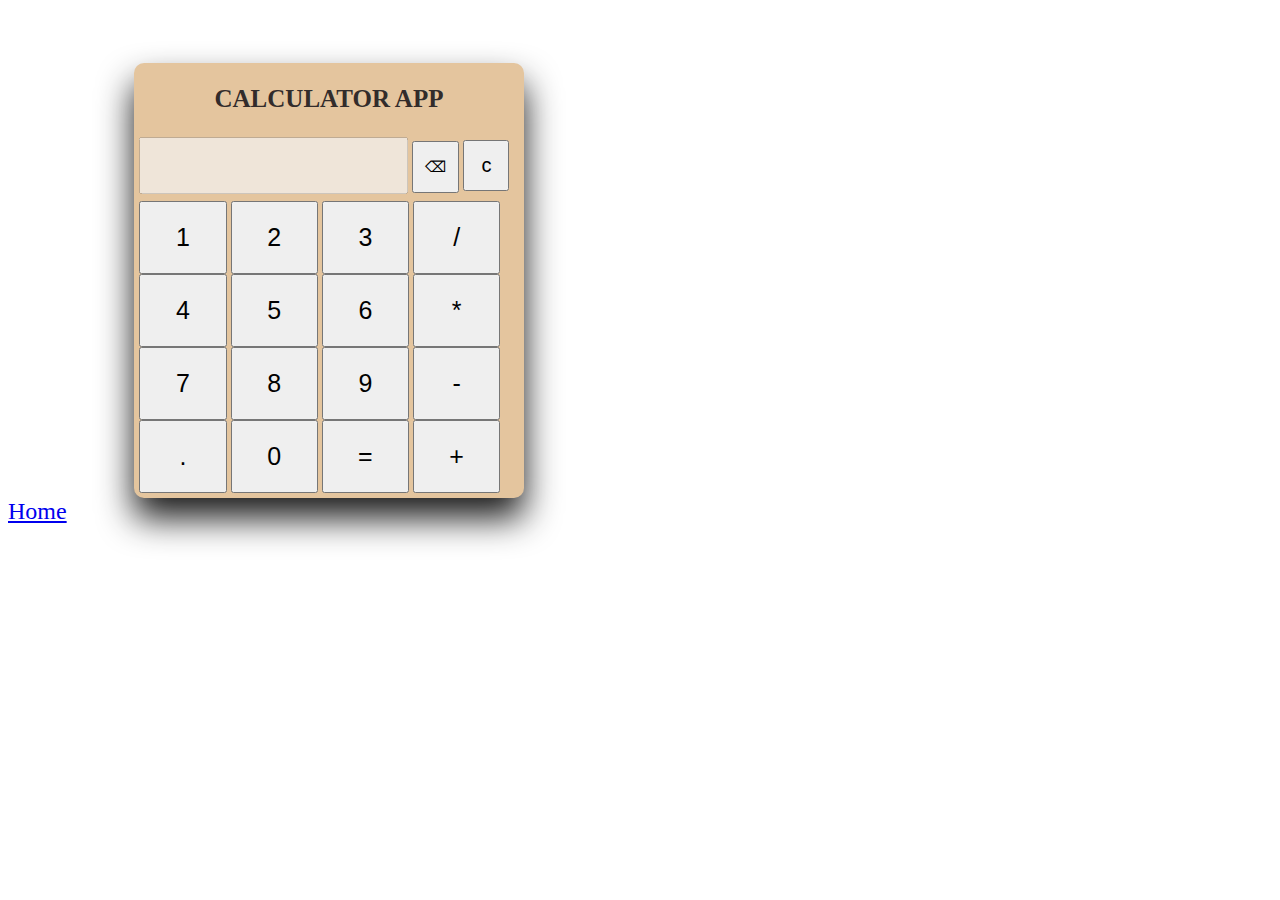
<file: calculator.html>
<!DOCTYPE html>
<html lang="en">
<head>
    <meta charset="UTF-8">
    <meta name="viewport" content="width=device-width, initial-scale=1.0">
    <title>Calculator Logic In Javascript</title>
    <style>
        #result{
            font-size: 20px;
            width: 62%;
            padding: 15px;
        }
        .num-btn{
            font-size: 25px;
            width: 23%;
            padding: 20px;
        }
        .num-btn-d{
            font-size: 15px;
            
            padding: 15px 11px;
        }
        .num-btn-c{
            margin-top: 10px;
            margin-bottom: 10px;
            font-size: 20px;
            padding: 12px 16px;
        }
        .calculator-wrapper{
            margin-top: 5%;
            margin-left: 10%;
            border-radius: 10px;
            background: #E4C59E;
            width: 30%;
            padding: 5px;
            box-shadow: 0 20px 35px rgba(0, 0, 1, 0.9);

        }
        h1{
            display: flex;
            justify-content: center;
            font-size: 25px;
            color: #322C2B;
        }

        body a{
            font-size: 1.5rem;
            text-align: center;
            position: absolute;
        }

        
    </style>
</head>
<body>
    <div class="calculator-wrapper">
        <h1>CALCULATOR APP</h1>
        <input type="text" id="result" disabled>
        <input type="button" class="num-btn-d" value="⌫" onclick="eliminateOne()">
        <input type="button" class="num-btn-c" value="c" onclick="clearInput()">
        <br>
        <input type="button" class="num-btn" value="1" onclick="appendNumber(1)">
        <input type="button" class="num-btn" value="2" onclick="appendNumber(2)">
        <input type="button" class="num-btn" value="3" onclick="appendNumber(3)">
        <input type="button" class="num-btn" value="/" onclick="divide()">
        <br>
        <input type="button" class="num-btn" value="4" onclick="appendNumber(4)">
        <input type="button" class="num-btn" value="5" onclick="appendNumber(5)">
        <input type="button" class="num-btn" value="6" onclick="appendNumber(6)">
        <input type="button" class="num-btn" value="*" onclick="multiply()">
        <br>
        <input type="button" class="num-btn" value="7" onclick="appendNumber(7)">
        <input type="button" class="num-btn" value="8" onclick="appendNumber(8)">
        <input type="button" class="num-btn" value="9" onclick="appendNumber(9)">
        <input type="button" class="num-btn" value="-" onclick="negative()">
        <br>
        <input type="button" class="num-btn" value="." onclick="appenddot('.')">
        <input type="button" class="num-btn" value="0" onclick="appendNumber(0)">
        <input type="button" class="num-btn" value="=" onclick="calculate()">
        <input type="button" class="num-btn" value="+" onclick="add()">
    </div>

    <a href="index.html">Home</a>
    <script>
        let currentInput='';
        let currentOperator='';

        function appendNumber(number){
            currentInput += number;
            document.getElementById('result').value = currentInput;
        }

        function divide(){
            currentOperator = '/';
            currentInput += currentOperator;
            document.getElementById('result').value = currentInput;
        }

        function calculate(){
            const result = eval(currentInput)
            document.getElementById('result').value = result;
            currentOperator = '';
        }

        function multiply(){
            currentOperator = '*';
            currentInput += currentOperator;
            document.getElementById('result').value = currentInput;
        }

        function negative(){
            currentOperator = '-';
            currentInput += currentOperator;
            document.getElementById('result').value = currentInput;
        }

        function add(){
            currentOperator = '+';
            currentInput += currentOperator;
            document.getElementById('result').value = currentInput;
        }

        function clearInput(){
            currentOperator = '';
            currentInput = '';
            document.getElementById('result').value = '';
        }

        function appenddot(number){
            currentInput += number;
            document.getElementById('result').value = currentInput;
        }

        function eliminateOne(){
        currentInput = currentInput.slice(0, -1); 
        document.getElementById('result').value = currentInput;
        }
    </script>
</body>
</html>
</file>
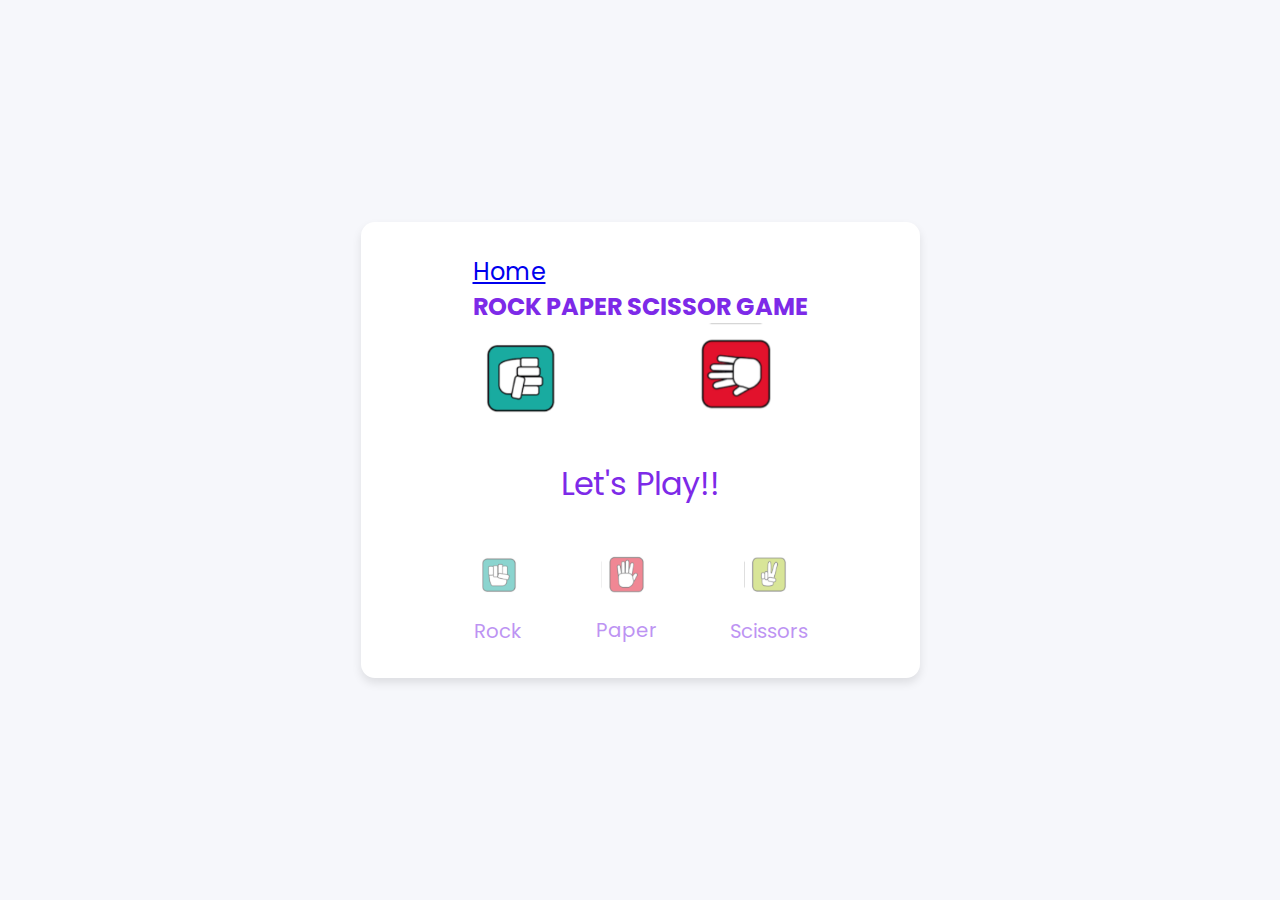
<file: game.html>
<!DOCTYPE html>
<html lang="en">
  <head>
    <meta charset="UTF-8" />
    <meta http-equiv="X-UA-Compatible" content="IE=edge" />
    <meta name="viewport" content="width=device-width, initial-scale=1.0" />
   <title>Rock Paper Scissors</title>
    <link rel="stylesheet" href="game.css" />
  </head>
  <body>

    
    <section class="container">
        <a href="index.html">Home</a>
        <h2>Rock Paper Scissor Game</h2>
      <div class="result_field">
        <div class="result_images">
          <span class="user_result">
            <img src="rock.png" alt="" />
          </span>
          <span class="cpu_result">
            <img src="paper.png" alt="" />
          </span>
        </div>
        <div class="result">Let's Play!!</div>
      </div>

      <div class="option_images">
        <span class="option">
          <img src="rock.png" alt="" />
          <p>Rock</p>
        </span>
        <span class="option">
          <img src="paper.png" alt="" />
          <p>Paper</p>
        </span>
        <span class="option">
          <img src="scissor.png" alt="" />
          <p>Scissors</p>
        </span>
      </div>
    </section>

   <script src="game.js" defer></script>
  </body>
</html>
</file>
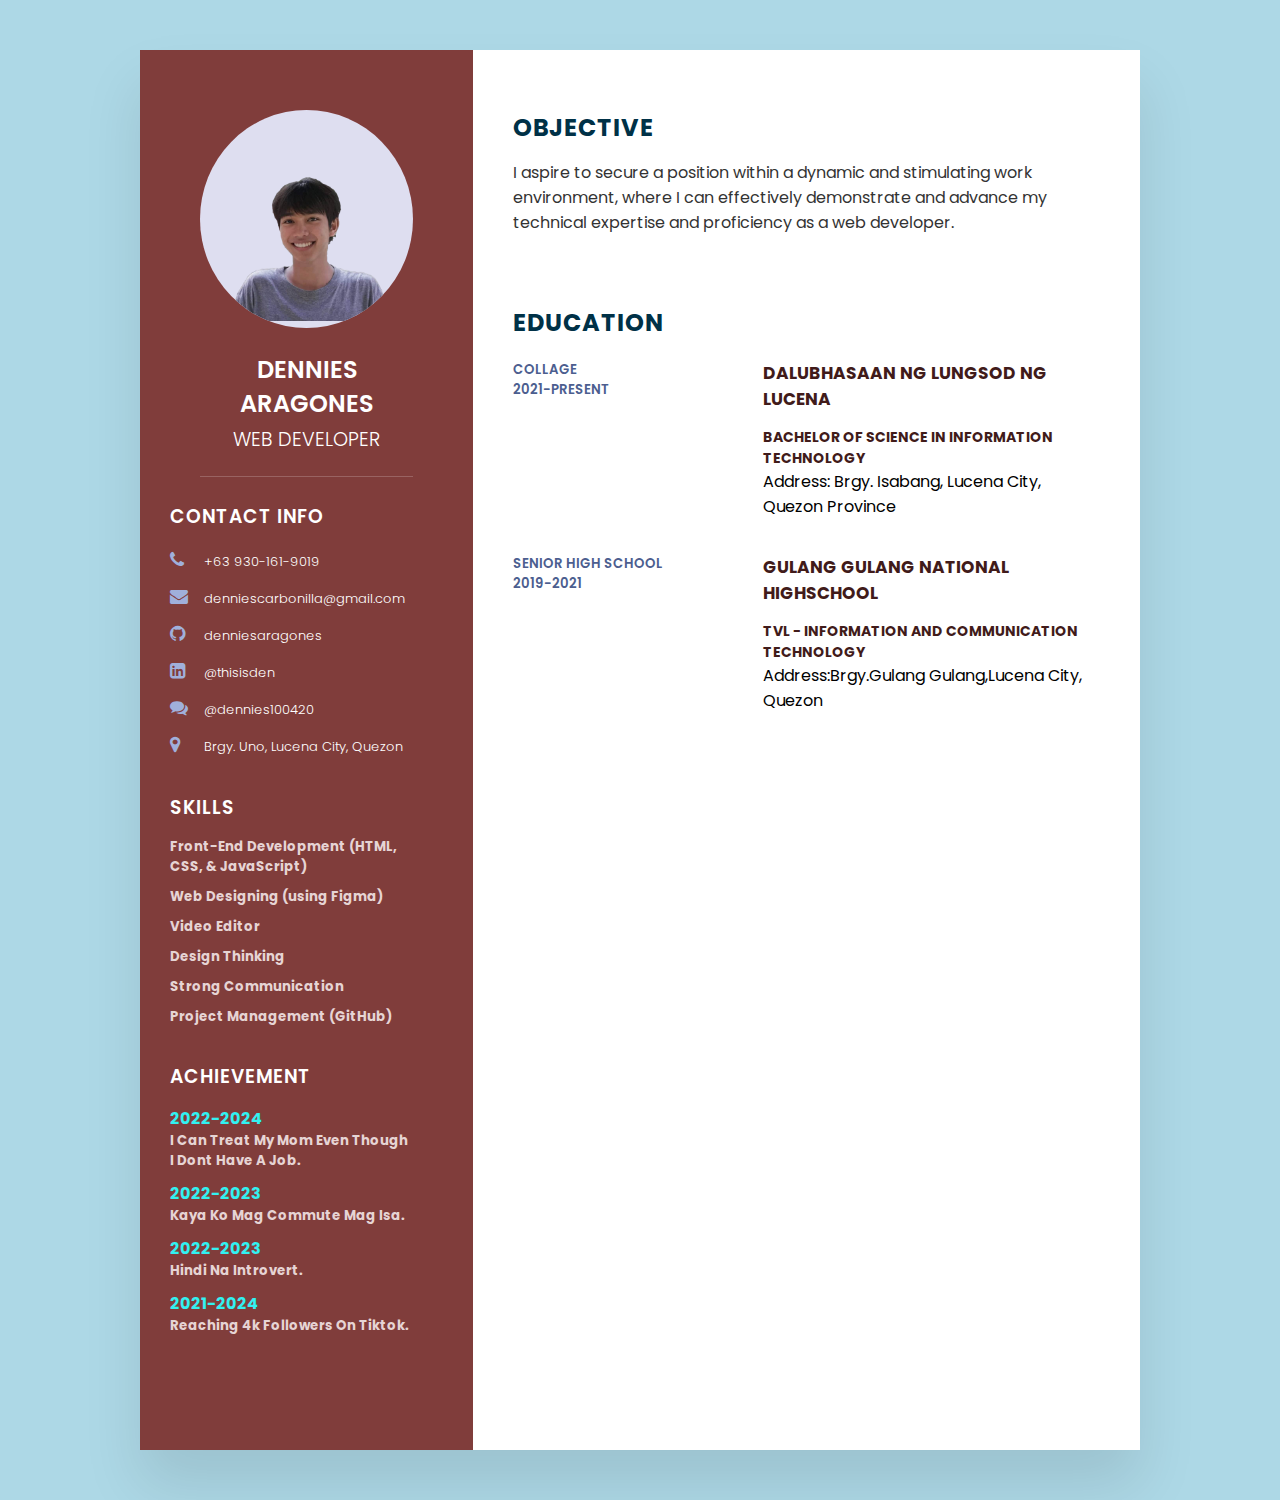
<file: resume.html>
<!DOCTYPE html>
<html lang="en">
<head>
    <meta charset="UTF-8">
    <meta name="viewport" content="width=device-width, initial-scale=1.0">
    <title>Responsive CV using HTML & CSS</title>
    <link rel="stylesheet" href="https://cdnjs.cloudflare.com/ajax/libs/font-awesome/4.7.0/css/font-awesome.css">
    <link rel="stylesheet" href="resume.css">
</head>
<body>
    <div class="container">
        <div class="left_Side">
            <div class="profileText">
                <div class="imgBx">
                    <img src="resume.png">
                </div>
                <h2>Dennies Aragones<br><span>Web Developer</span></h2>
            </div>

            <div class="containerInfo">
                <h3 class="title">Contact Info</h3>
                <ul>
                    <li>
                        <span class="icon"><i class="fa fa-phone" aria-hidden="true"></i></span>
                        <span class="text">+63 930-161-9019</span>
                    </li>
                </ul>
                <ul>
                    <li>
                        <span class="icon"><i class="fa fa-envelope" aria-hidden="true"></i></span>
                        <span class="text">denniescarbonilla@gmail.com</span>
                    </li>
                </ul>
                <ul>
                    <li>
                        <span class="icon"><i class="fa fa-github" aria-hidden="true"></i></span>
                        <span class="text">denniesaragones</span>
                    </li>
                </ul>
                <ul>
                    <li>
                        <span class="icon"><i class="fa fa-linkedin-square" aria-hidden="true"></i></span>
                        <span class="text">@thisisden</span>
                    </li>
                </ul>
                <ul>
                    <li>
                        <span class="icon"><i class="fa fa-comments" aria-hidden="true"></i></span>
                        <span class="text">@dennies100420</span>
                    </li>
                </ul>
                <ul>
                    <li>
                        <span class="icon"><i class="fa fa-map-marker" aria-hidden="true"></i></span>
                        <span class="text">Brgy. Uno, Lucena City, Quezon</span>
                    </li>
                </ul>
            </div>


            <div class="containerskills">
                <h3 class="title">Skills</h3>
                <ul>
                    <li>
                        <h5>Front-End Development (HTML, CSS, & JavaScript)</h5>
                    </li>
                    <li>
                        <h5>Web Designing (using Figma)</h5>
                    </li>
                    <li>
                        <h5>Video Editor</h5>
                    </li>
                    <li>
                        <h5>Design Thinking</h5>
                    </li>
                    <li>
                        <h5>Strong Communication</h5>
                    </li>
                    <li>
                        <h5>Project Management (GitHub)</h5>
                    </li>
                </ul>
                    
            </div>

            <div class="containerachievement">
                <h3 class="title">Achievement</h3>
                <ul>
                    <li>
                        <h4>2022-2024</h4>
                        <h5>I Can Treat My Mom Even Though I Dont Have A Job.</h5>
                    </li>
                    <li>
                        <h4>2022-2023</h4>
                        <h5>Kaya Ko Mag Commute Mag Isa.</h5>
                    </li>
                    <li>
                        <h4>2022-2023</h4>
                        <h5>Hindi Na Introvert.</h5>
                    </li>
                    <li>
                        <h4>2021-2024</h4>
                        <h5>Reaching 4k Followers On Tiktok.</h5>
                    </li>
                    
                </ul>
                    
            </div>





        </div>

        <div class="right_Side">
            <div class="about">
                <h2 class="title2">objective</h2>
                <p>I aspire to secure a position within a dynamic and stimulating work environment, where I can effectively demonstrate and advance my technical expertise and proficiency as a web developer.</p>
            </div>
            <div class="about">
                <h2 class="title2">education</h2>
                <!--<h2 class="title3">senior high school</h2>-->
                <div class="box">
                    <div class="year_education">
                        <h5>Collage</h5>
                        <h5>2021-Present</h5>
                    </div>
                    <div class="text">
                        <h4>DALUBHASAAN NG LUNGSOD NG LUCENA</h4>
                        <p><h3>Bachelor of Science in Information Technology</h3> Address: Brgy. Isabang, Lucena City, Quezon Province</p>
                    </div>
                </div>
                <div class="box">
                    <div class="year_education">
                        <h5>Senior High School</h5>
                        <h5>2019-2021</h5>
                    </div>
                    <div class="text">
                        <h4>Gulang Gulang National Highschool</h4>
                        <p><h3>TVL - Information and Communication Technology</h3> Address:Brgy.Gulang Gulang,Lucena City, Quezon</p>
                    </div>
                </div>
                
            </div>
            
        </div>
    </div>
</body>
</html>
</file>
<file: game.css>
@import url("https://fonts.googleapis.com/css2?family=Poppins:wght@200;300;400;500;600;700&display=swap");
* {
  margin: 0;
  padding: 0;
  box-sizing: border-box;
  font-family: "Poppins", sans-serif;
}
body {
  height: 100vh;
  display: flex;
  align-items: center;
  justify-content: center;
  background: #f6f7fb;
}

.container h2{
    color: #7d2ae8;
    text-transform: uppercase;
}

.container a{
  font-size: 1.5rem;
  
  
}
::selection {
  color: #fff;
  background-color: #7d2ae8;
}
.container {
  padding: 2rem 7rem;
  border-radius: 14px;
  background: #fff;
  box-shadow: 0 5px 10px rgba(0, 0, 0, 0.1);
}
.result_images {
  display: flex;
  column-gap: 7rem;
}
.container.start .user_result {
  transform-origin: left;
  animation: userShake 0.7s ease infinite;
}
@keyframes userShake {
  50% {
    transform: rotate(10deg);
  }
}

.container.start .cpu_result {
  transform-origin: right;
  animation: cpuShake 0.7s ease infinite;
}
@keyframes cpuShake {
  50% {
    transform: rotate(-10deg);
  }
}
.result_images img {
  width: 100px;
}
.user_result img {
  transform: rotate(90deg);
}
.cpu_result img {
  transform: rotate(-90deg) rotateY(180deg);
}
.result {
  text-align: center;
  font-size: 2rem;
  color: #7d2ae8;
  margin-top: 1.5rem;
}

.option img {
  width: 50px;
}
.option_images {
  display: flex;
  align-items: center;
  margin-top: 2.5rem;
  justify-content: space-between;
}
.container.start .option_images {
  pointer-events: none;
}
.option {
  display: flex;
  flex-direction: column;
  align-items: center;
  opacity: 0.5;
  cursor: pointer;
  transition: opacity 0.3s ease;
}
.option:hover {
  opacity: 1;
}
.option.active {
  opacity: 1;
}
.option img {
  pointer-events: none;
}
.option p {
  color: #7d2ae8;
  font-size: 1.235rem;
  margin-top: 1rem;
  pointer-events: none;
}
</file>
<file: resume.css>
@import url('https://fonts.googleapis.com/css?family=Poppins:200,300,400,500,600,700,800,900&display=swap');

*{
    margin: 0;
    padding: 0;
    box-sizing: border-box;
    font-family: 'Poppins', sans-serif;
}

body{
    background-color: lightblue;
    display: flex;
    justify-content: center;
    align-items: center;
    min-height: 100vh;
}

.container{
    position: relative;
    width: 100%;
    max-width: 1000px;
    min-height: 1400px;
    background: #fff;
    margin: 50px;
    display: grid;
    grid-template-columns: 1fr 2fr;
    box-shadow: 0 35px 55px rgba(0, 0, 0, 0.1);
}

.container .left_Side{
    position: relative;
    background: #803D3B;
    padding: 60px;
}

.profileText{
    position: relative;
    display: flex;
    flex-direction: column;
    padding-bottom: 20px;
    border-bottom: 1px solid rgba(255, 255, 255, 0.2);
}

.profileText .imgBx{
    position: relative;
    border-radius: 50%;
    overflow: hidden;
    background-color: rgb(222, 222, 240);
}

.profileText .imgBx img{
    position: relative;
    top: 0;
    left: 0;
    width: 100%;
    height: 100%;
    object-fit: cover;
}

.profileText h2{
    color: #fff;
    font-size: 1.5em;
    margin-top: 25px;
    text-transform: uppercase;
    text-align: center;
    font-weight: 600;
    line-height: 1.4em;
}

.profileText h2 span{
    font-size: 0.8em;
    font-weight: 300;
}

.containerInfo{
    padding-top: 25px;
    margin-left: -30px;
}

.containerskills{
    padding-top: 25px;
    margin-left: -30px;
}

.containerskills ul{
    position: relative;
}

.containerskills ul li{
    position: relative;
    list-style: none;
    margin: 10px 0;
    color: #e6d4d4;
}

.containerachievement h4{
    color: rgb(50, 241, 241);
}

.containerachievement{
    padding-top: 25px;
    margin-left: -30px;
}

.containerachievement ul{
    position: relative;
    
}

.containerachievement ul li{
    position: relative;
    list-style: none;
    margin: 10px 0;
    color: #e6d4d4;
}

.title{
    color: #fff;
    text-transform: uppercase;
    font-weight: 600;
    letter-spacing: 1px;
    margin-bottom: 15px;
}

.containerInfo ul{
    position: relative;
}

.containerInfo ul li{
    position: relative;
    list-style: none;
    margin: 10px 0;
    cursor: pointer;
}

.containerInfo ul li .icon{
    display: inline-block;
    width: 30px;
    font-size: 18px;
    color: #a0b0db;
}

.containerInfo ul li span{
    color: #fff;
    font-weight: 300;
    font-size: small;
}

.container .resume.png{
    width: 10%;
    height: 0%;
}

.container .right_Side{
    position: relative;
    background: #fff;
    padding: 40px;
}

.about{
    margin-bottom: 70px;
}

.about:last-child{
    margin-bottom: 0;
}

.title2{
    color: #003147;
    text-transform: uppercase;
    letter-spacing: 1px;
    margin-top: 20px;
}

p{
    color: #333;
    margin-top: 15px;
}

/*.title3{
    text-transform: uppercase;
    letter-spacing: 1px;
    margin-top: 15px;
    font-size: large;
    color: rgb(3, 3, 49);
}*/

.about .box{
    display: flex;
    flex-direction: row;
    margin: 20px 0;
}

.about .box .year_education{
    min-width: 250px;
}

.about .box .year_education h5{
    text-transform: uppercase;
    color: #4c5e8f;
    font-weight: 600;
}

.about .box .text h4{
    text-transform: uppercase;
    color: #411b1a;
    font-size: 17px;
}

.about .box .text h3{
    text-transform: uppercase;
    color: #411b1a;
    font-size: 14px;
}

.about .box .text p{
    font-size: 14px;
}
</file>
